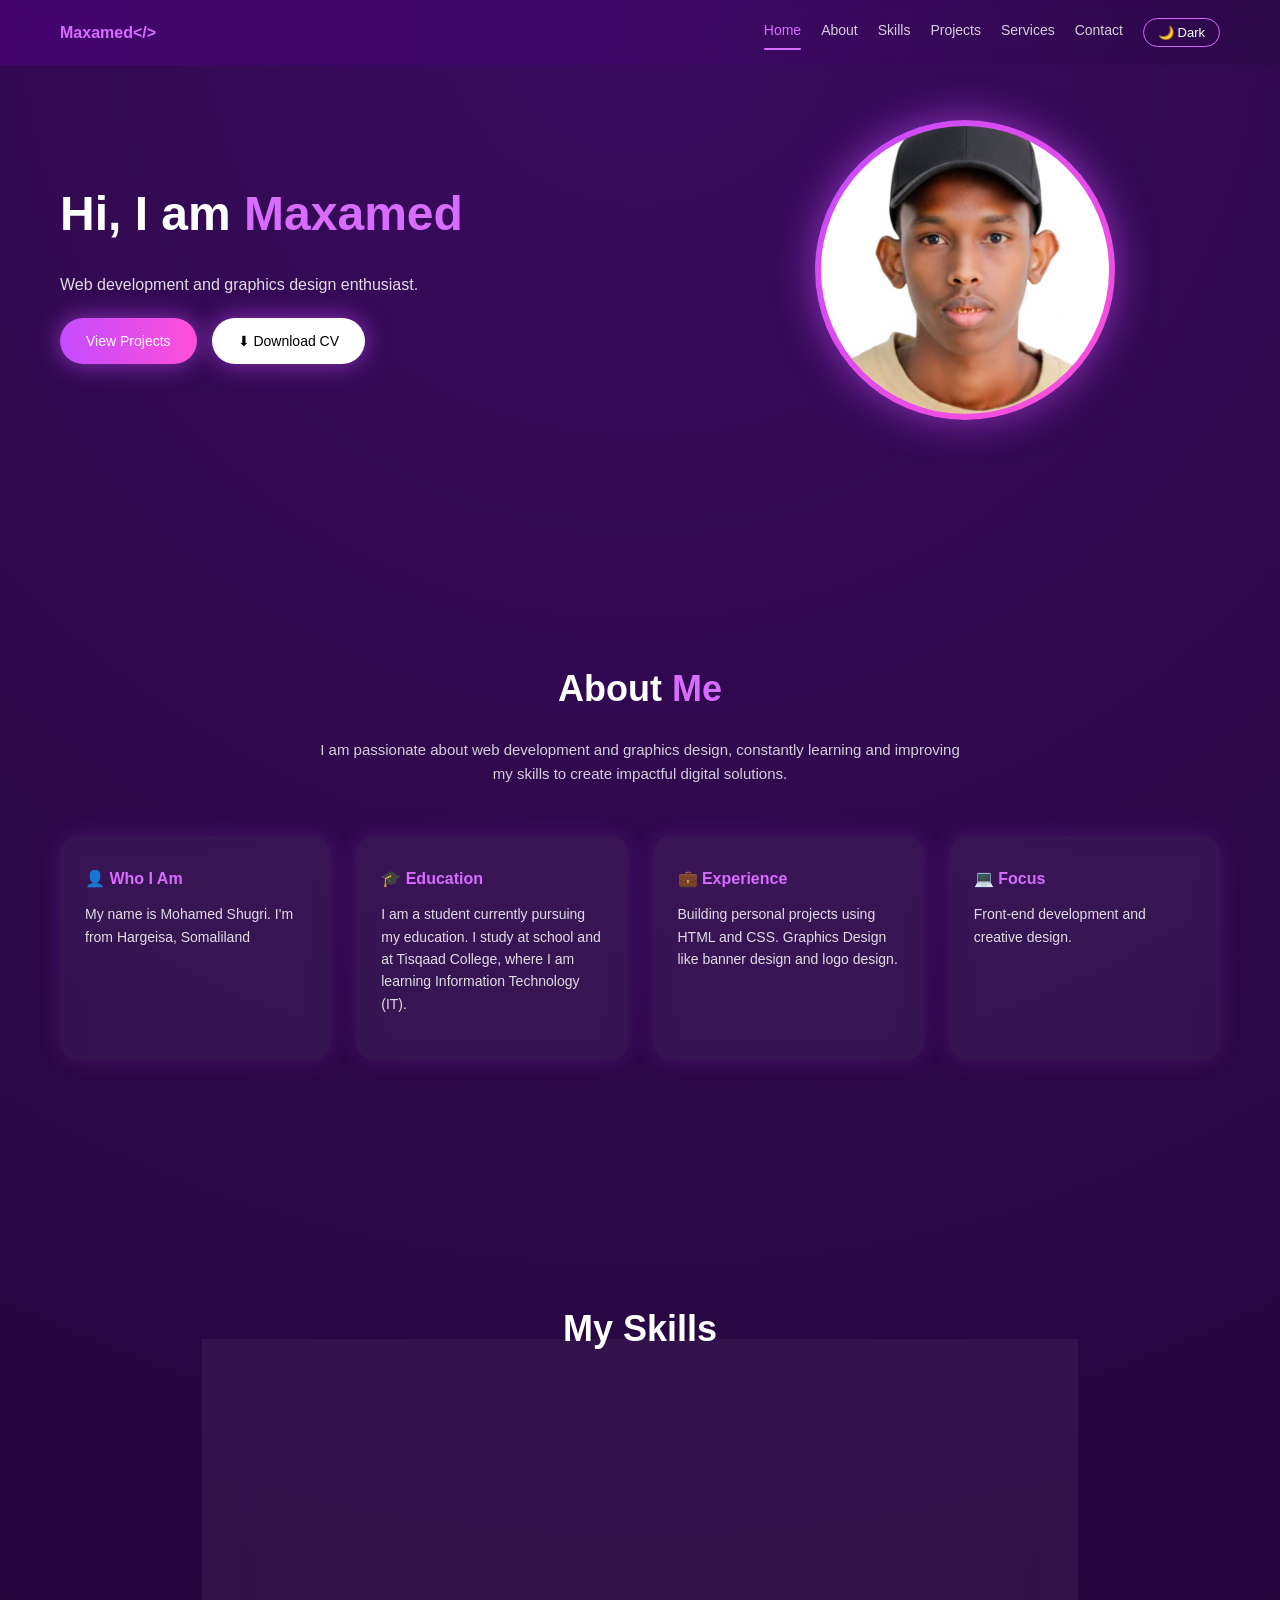
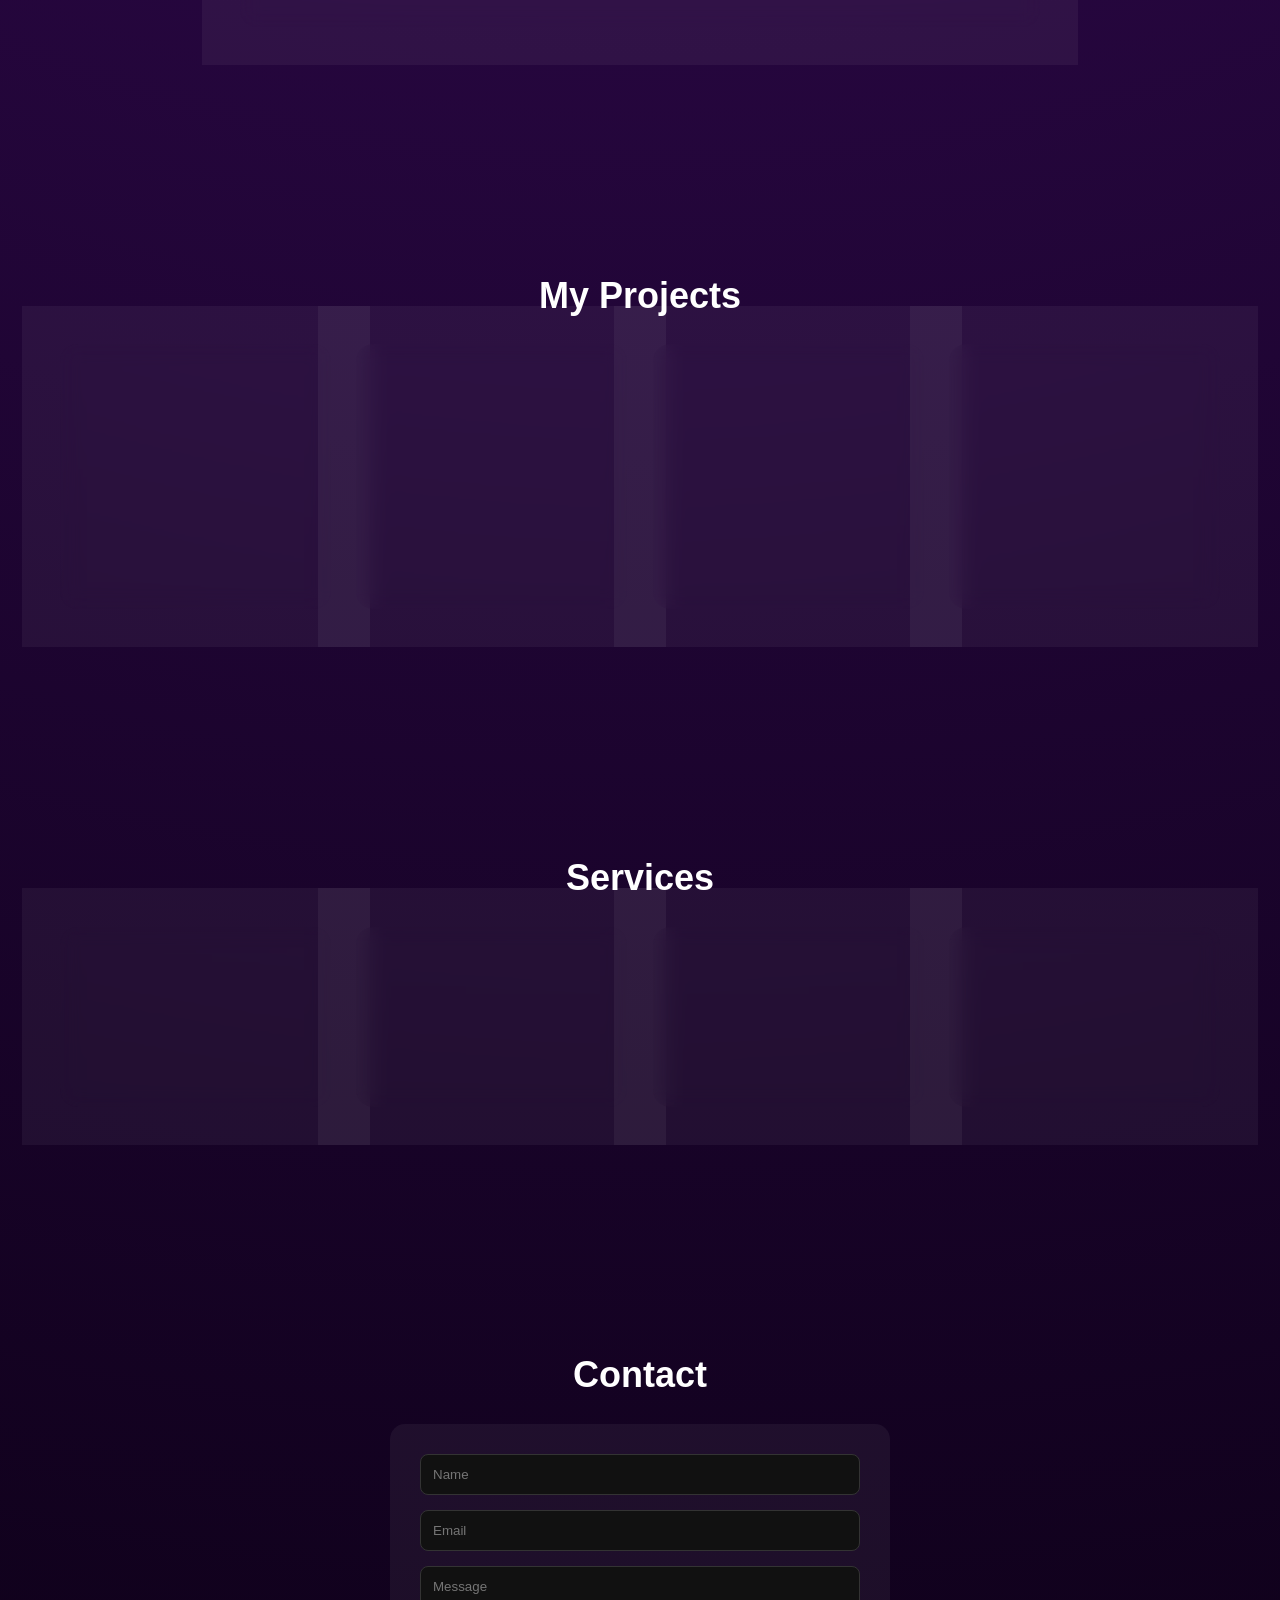
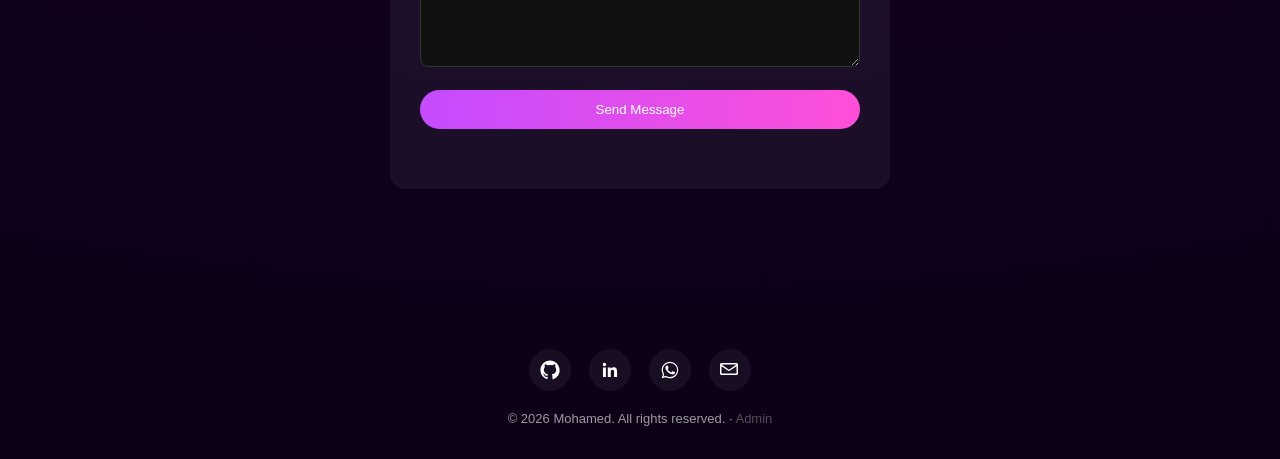
<file: docs/index.html>
<!DOCTYPE html>
<html lang="en">
<head>
<meta charset="UTF-8">
<meta name="viewport" content="width=device-width, initial-scale=1.0">
<title>Maxamed | Portfolio</title>
 
<style>
:root{
  --bg-grad-1:#3a0b5e;
  --bg-grad-2:#0b0014;
  --text:#fff;
  --accent:#d86cff;
  --card-bg:rgba(255,255,255,.05);
  --nav-bg:linear-gradient(to right,rgba(120,0,200,.25),rgba(0,0,0,.1));
  --input-bg:#111;
  --input-border:#333;
}
[data-theme="light"]{
  --bg-grad-1:#f3e6ff;
  --bg-grad-2:#ffffff;
  --text:#180027;
  --accent:#9a1fd6;
  --card-bg:rgba(0,0,0,.04);
  --nav-bg:linear-gradient(to right,rgba(200,150,255,.35),rgba(255,255,255,.4));
  --input-bg:#fff;
  --input-border:#ccc;
}
 
*{margin:0;padding:0;box-sizing:border-box}
 
html{scroll-behavior:smooth}
 
body{
  font-family:"Segoe UI",sans-serif;
  background:radial-gradient(circle at top,var(--bg-grad-1),var(--bg-grad-2));
  color:var(--text);
  line-height:1.6;
  transition:background .4s,color .4s;
}
 
/* NAVBAR */
nav{
  position:fixed;
  top:0;width:100%;
  backdrop-filter:blur(12px);
  background:var(--nav-bg);
  z-index:100;
  transition:background .4s;
}
.nav{
  max-width:1200px;
  margin:auto;
  padding:18px 20px;
  display:flex;
  justify-content:space-between;
  align-items:center;
  flex-wrap:wrap;
}
.logo{color:var(--accent);font-weight:bold}
.nav-links{
  display:flex;
  flex-wrap:wrap;
  align-items:center;
}
.nav a{
  color:var(--text);
  margin-left:20px;
  text-decoration:none;
  font-size:14px;
  opacity:.8;
  position:relative;
  padding-bottom:4px;
}
.nav a:hover{opacity:1;color:var(--accent)}
.nav a.active{
  opacity:1;
  color:var(--accent);
}
.nav a.active::after{
  content:"";
  position:absolute;
  left:0;bottom:-4px;
  width:100%;height:2px;
  background:var(--accent);
  border-radius:2px;
}
.theme-toggle{
  margin-left:20px;
  background:none;
  border:1px solid var(--accent);
  color:var(--text);
  border-radius:20px;
  padding:6px 14px;
  cursor:pointer;
  font-size:13px;
  transition:.3s;
}
.theme-toggle:hover{background:var(--accent);color:#fff}
 
/* SECTIONS */
section{
  max-width:1200px;
  margin:auto;
  padding:120px 20px;
}
h2{
  text-align:center;
  margin-bottom:20px;
  font-size:36px;
}
 
/* SCROLL ANIMATION */
.fade-in{
  opacity:0;
  transform:translateY(30px);
  transition:opacity .7s ease,transform .7s ease;
}
.fade-in.visible{
  opacity:1;
  transform:translateY(0);
}
 
/* HERO */
.hero{
  display:grid;
  grid-template-columns:1.2fr 1fr;
  gap:40px;
  align-items:center;
}
.hero h1{font-size:48px}
.hero span{color:var(--accent)}
.hero p{max-width:480px;opacity:.85;margin:20px 0}
.hero-buttons{
  display:flex;
  flex-wrap:wrap;
  gap:15px;
}
.btn{
  display:inline-block;
  padding:12px 26px;
  border-radius:30px;
  background:linear-gradient(90deg,#c44bff,#ff4fd8);
  color:#fff;
  text-decoration:none;
  box-shadow:0 0 25px rgba(200,80,255,.6);
  border:none;
  cursor:pointer;
  font-size:14px;
}
.profile{
  width:300px;height:300px;
  border-radius:50%;
  padding:6px;
  background:linear-gradient(135deg,#c44bff,#ff4fd8);
  box-shadow:0 0 40px rgba(200,80,255,.6);
  margin:auto;
}
.profile img{
  width:100%;height:100%;
  border-radius:50%;
  object-fit:cover;
}
 
/* ABOUT SECTION */
.about-section{text-align:center}
.about-section h2 span{color:var(--accent)}
.about-desc{
  max-width:650px;
  margin:0 auto 50px;
  opacity:.8;
  font-size:15px;
}
.about-cards{
  display:grid;
  grid-template-columns:repeat(auto-fit,minmax(260px,1fr));
  gap:25px;
}
.about-card{
  background:var(--card-bg);
  border-radius:18px;
  padding:30px 25px;
  text-align:left;
  backdrop-filter:blur(10px);
  box-shadow:0 0 25px rgba(200,80,255,.15);
  transition:transform .3s,box-shadow .3s;
}
.about-card:hover{
  transform:translateY(-8px);
  box-shadow:0 0 35px rgba(200,80,255,.35);
}
.about-card h4{margin-bottom:12px;color:var(--accent)}
.about-card p{font-size:14px;opacity:.85;margin-bottom:15px}
 
/* SKILLS SECTION */
.skills-box{
  display:grid;
  grid-template-columns:repeat(auto-fit,minmax(250px,1fr));
  gap:30px;
  max-width:800px;
  margin:0 auto;
  padding:30px;
  background:var(--card-bg);
  border-radius:18px;
  box-shadow:0 0 25px rgba(200,80,255,.15);
  backdrop-filter:blur(10px);
}
.skill-column h3{color:var(--accent);margin-bottom:12px}
.skill-column ul{list-style-type:disc;padding-left:20px;line-height:1.8}
.skill-column li{margin-bottom:8px}
 
.about-card .btn{padding:8px 20px;font-size:13px}
 
/* CONTACT */
form{
  max-width:500px;
  margin:auto;
  background:var(--card-bg);
  padding:30px;
  border-radius:15px;
}
input,textarea{
  width:100%;
  padding:12px;
  margin-bottom:15px;
  background:var(--input-bg);
  border:1px solid var(--input-border);
  color:var(--text);
  border-radius:8px;
  font-family:inherit;
}
form button{
  width:100%;
  padding:12px;
  border:none;
  border-radius:30px;
  background:linear-gradient(90deg,#c44bff,#ff4fd8);
  color:#fff;
  cursor:pointer;
}
.form-status{
  text-align:center;
  margin-top:12px;
  font-size:14px;
  min-height:18px;
}
 
/* FOOTER */
footer{
  text-align:center;
  padding:40px 20px 30px;
}
.social-links{
  display:flex;
  justify-content:center;
  gap:18px;
  margin-bottom:18px;
}
.social-links a{
  width:42px;height:42px;
  display:flex;
  align-items:center;
  justify-content:center;
  border-radius:50%;
  background:var(--card-bg);
  color:var(--text);
  transition:.3s;
}
.social-links a:hover{
  background:var(--accent);
  color:#fff;
  transform:translateY(-4px);
}
.social-links svg{width:20px;height:20px;fill:currentColor}
footer p{opacity:.6;font-size:13px}
 
/* BACK TO TOP */
#backToTop{
  position:fixed;
  bottom:30px;right:30px;
  width:46px;height:46px;
  border-radius:50%;
  background:linear-gradient(90deg,#c44bff,#ff4fd8);
  color:#fff;
  border:none;
  font-size:18px;
  cursor:pointer;
  box-shadow:0 0 20px rgba(200,80,255,.6);
  opacity:0;
  visibility:hidden;
  transform:translateY(20px);
  transition:.3s;
  z-index:99;
}
#backToTop.show{
  opacity:1;
  visibility:visible;
  transform:translateY(0);
}
 
/* RESPONSIVE */
@media(max-width:900px){
  .hero{grid-template-columns:1fr;text-align:center}
  .hero-buttons{justify-content:center}
  .skills-box{grid-template-columns:1fr;gap:20px}
  .nav-links{width:100%;justify-content:center;margin-top:10px}
  .nav a{margin:0 10px}
}
</style>
</head>
 
<body data-theme="dark">
 
<nav>
  <div class="nav">
    <div class="logo">Maxamed&lt;/&gt;</div>
    <div class="nav-links">
      <a href="#home">Home</a>
      <a href="#about">About</a>
      <a href="#skills">Skills</a>
      <a href="#projects">Projects</a>
      <a href="#services">Services</a>
      <a href="#contact">Contact</a>
      <button class="theme-toggle" id="themeToggle">🌙 Dark</button>
    </div>
  </div>
</nav>
 
<section id="home" class="hero">
  <div>
    <h1>Hi, I am <span>Maxamed</span></h1>
    <p>Web development and graphics design enthusiast.</p>
    <div class="hero-buttons">
      <a href="#projects" class="btn">View Projects</a>
      <a href="cv.pdf" class="btn" download style="background:#fff;color:#000;">⬇ Download CV</a>
    </div>
  </div>
  <div class="profile">
    <img src="me.jpeg" alt="Profile">
  </div>
</section>
 
<section id="about" class="about-section fade-in">
  <h2>About <span>Me</span></h2>
  <p class="about-desc">
    I am passionate about web development and graphics design, constantly
    learning and improving my skills to create impactful digital solutions.
  </p>
 
  <div class="about-cards">
    <div class="about-card">
      <h4>👤 Who I Am</h4>
      <p>My name is Mohamed Shugri. I'm from Hargeisa, Somaliland</p>
    </div>
    <div class="about-card">
      <h4>🎓 Education</h4>
      <p>I am a student currently pursuing my education. I study at school and at Tisqaad College, where I am learning Information Technology (IT).</p>
    </div>
    <div class="about-card">
      <h4>💼 Experience</h4>
      <p>Building personal projects using HTML and CSS. Graphics Design like banner design and logo design.</p>
    </div>
    <div class="about-card">
      <h4>💻 Focus</h4>
      <p>Front-end development and creative design.</p>
    </div>
  </div>
</section>
 
<section id="skills" class="fade-in">
  <h2>My Skills</h2>
  <div class="skills-box">
    <div class="skill-column">
      <h3>Web Development</h3>
      <ul>
        <li>HTML5</li>
        <li>CSS3</li>
        <li>Responsive Design</li>
        <li>Basic Web Layouts</li>
      </ul>
    </div>
    <div class="skill-column">
      <h3>Graphics Design</h3>
      <ul>
        <li>Logo Design</li>
        <li>Poster Design</li>
        <li>Social Media Graphics</li>
        <li>Basic Photo Editing</li>
      </ul>
    </div>
  </div>
</section>
 
<section id="projects" class="fade-in">
  <h2>My Projects</h2>
  <div class="about-cards">
    <div class="about-card">
      <h4>🏨 Hotel Management System</h4>
      <p>A desktop application developed using C# and SQL Server to manage hotel rooms, customers, bookings, payments and invoices.</p>
      <a href="#" class="btn">View Project</a>
    </div>
    <div class="about-card">
      <h4>🎓 Student Management System</h4>
      <p>A C# Windows Forms application for managing student registration and records.</p>
      <a href="#" class="btn">View Project</a>
    </div>
    <div class="about-card">
      <h4>🌐 Portfolio Website</h4>
      <p>A responsive portfolio website built using HTML and CSS.</p>
      <a href="#" class="btn">View Project</a>
    </div>
    <div class="about-card">
      <h4>🧮 Calculator App</h4>
      <p>A simple calculator application built with C# Windows Forms.</p>
      <a href="#" class="btn">View Project</a>
    </div>
  </div>
</section>
 
<section id="services" class="fade-in">
  <h2>Services</h2>
  <div class="about-cards">
    <div class="about-card">
      <h4>💻 Web Development</h4>
      <p>Building responsive and modern websites using HTML, CSS and JavaScript.</p>
    </div>
    <div class="about-card">
      <h4>🎨 Graphics Design</h4>
      <p>Logo Design, Banner Design, Poster Design and Social Media Graphics.</p>
    </div>
    <div class="about-card">
      <h4>🖥 Desktop Applications</h4>
      <p>Developing desktop applications using C# Windows Forms.</p>
    </div>
    <div class="about-card">
      <h4>🗄 Database Design</h4>
      <p>Creating SQL Server databases with tables, relationships and queries.</p>
    </div>
  </div>
</section>
 
<section id="contact" class="fade-in">
  <h2>Contact</h2>
  <form id="contactForm">
    <input type="text" id="name" placeholder="Name" required>
    <input type="email" id="email" placeholder="Email" required>
    <textarea rows="5" id="message" placeholder="Message" required></textarea>
    <button type="submit">Send Message</button>
    <p class="form-status" id="formStatus"></p>
  </form>
</section>
 
<footer>
  <div class="social-links">
    <a href="https://github.com/yourusername" target="_blank" rel="noopener" aria-label="GitHub">
      <svg viewBox="0 0 24 24"><path d="M12 .5C5.73.5.5 5.73.5 12c0 5.09 3.29 9.4 7.86 10.93.57.1.78-.25.78-.55v-2.15c-3.2.7-3.87-1.37-3.87-1.37-.53-1.34-1.29-1.7-1.29-1.7-1.05-.72.08-.7.08-.7 1.16.08 1.77 1.2 1.77 1.2 1.03 1.77 2.71 1.26 3.37.96.1-.75.4-1.26.73-1.55-2.56-.29-5.26-1.28-5.26-5.7 0-1.26.45-2.29 1.19-3.1-.12-.29-.52-1.46.11-3.05 0 0 .97-.31 3.18 1.18a11.1 11.1 0 0 1 5.79 0c2.2-1.49 3.17-1.18 3.17-1.18.64 1.59.24 2.76.12 3.05.74.81 1.18 1.84 1.18 3.1 0 4.43-2.7 5.4-5.28 5.69.42.36.78 1.08.78 2.18v3.23c0 .3.2.66.79.55A10.52 10.52 0 0 0 23.5 12C23.5 5.73 18.27.5 12 .5z"/></svg>
    </a>
    <a href="https://linkedin.com/in/yourusername" target="_blank" rel="noopener" aria-label="LinkedIn">
      <svg viewBox="0 0 24 24"><path d="M20.45 20.45h-3.56v-5.57c0-1.33-.02-3.04-1.85-3.04-1.85 0-2.14 1.45-2.14 2.94v5.67H9.34V9h3.41v1.56h.05c.48-.9 1.64-1.85 3.38-1.85 3.61 0 4.28 2.38 4.28 5.47v6.27zM5.34 7.43a2.07 2.07 0 1 1 0-4.14 2.07 2.07 0 0 1 0 4.14zM7.12 20.45H3.56V9h3.56v11.45z"/></svg>
    </a>
    <a href="https://wa.me/252637671946" target="_blank" rel="noopener" aria-label="WhatsApp">
      <svg viewBox="0 0 24 24"><path d="M17.5 14.4c-.3-.1-1.7-.9-2-1-.3-.1-.5-.1-.7.1-.2.3-.8 1-.9 1.2-.2.2-.3.2-.6.1-.3-.1-1.2-.5-2.3-1.5-.9-.8-1.4-1.7-1.6-2-.2-.3 0-.5.1-.6.1-.1.3-.3.4-.5.1-.1.2-.3.3-.5.1-.2 0-.4 0-.5C10.1 9 9.5 7.6 9.3 7c-.2-.5-.4-.5-.6-.5h-.5c-.2 0-.5.1-.7.3-.2.3-1 1-1 2.4s1 2.8 1.1 3c.1.2 2 3.1 4.9 4.3.7.3 1.2.5 1.7.6.7.2 1.3.2 1.8.1.6-.1 1.7-.7 1.9-1.3.2-.7.2-1.2.2-1.3-.1-.1-.3-.2-.6-.3zM12 2C6.5 2 2 6.5 2 12c0 1.9.5 3.7 1.5 5.2L2 22l4.9-1.3c1.4.8 3.1 1.2 4.9 1.2 5.5 0 10-4.5 10-10S17.5 2 12 2zm0 18.3c-1.6 0-3.2-.4-4.5-1.2l-.3-.2-3 .8.8-2.9-.2-.3C4 15.1 3.5 13.5 3.5 12 3.5 7.3 7.3 3.5 12 3.5S20.5 7.3 20.5 12 16.7 20.3 12 20.3z"/></svg>
    </a>
    <a href="mailto:maxamedshugricabdiaadan@gmail.com" aria-label="Email">
      <svg viewBox="0 0 24 24"><path d="M2 4h20c1.1 0 2 .9 2 2v12c0 1.1-.9 2-2 2H2c-1.1 0-2-.9-2-2V6c0-1.1.9-2 2-2zm0 2v.01L12 13 22 6.01V6H2zm0 12h20V8.24l-9.53 6.36a1 1 0 0 1-1.11 0L2 8.24V18z" transform="translate(0,0) scale(0.9)"/></svg>
    </a>
  </div>
  <p>© 2026 Mohamed. All rights reserved. · <a href="login.html" style="opacity:.5;text-decoration:none;color:var(--text)">Admin</a></p>
</footer>
 
<button id="backToTop" aria-label="Back to top">↑</button>
 
<script>
// ===== ACTIVE NAVBAR ON SCROLL =====
const sections = document.querySelectorAll("section[id]");
const navLinks = document.querySelectorAll(".nav-links a[href^='#']");
 
function setActiveLink(){
  let current = "";
  const scrollPos = window.scrollY + 120;
  sections.forEach(sec=>{
    if(scrollPos >= sec.offsetTop && scrollPos < sec.offsetTop + sec.offsetHeight){
      current = sec.getAttribute("id");
    }
  });
  navLinks.forEach(link=>{
    link.classList.remove("active");
    if(link.getAttribute("href") === "#" + current){
      link.classList.add("active");
    }
  });
}
window.addEventListener("scroll", setActiveLink);
setActiveLink();
 
// ===== SCROLL ANIMATION (IntersectionObserver) =====
const fadeEls = document.querySelectorAll(".fade-in");
const observer = new IntersectionObserver((entries)=>{
  entries.forEach(entry=>{
    if(entry.isIntersecting){
      entry.target.classList.add("visible");
    }
  });
},{threshold:0.15});
fadeEls.forEach(el=>observer.observe(el));
 
// ===== BACK TO TOP BUTTON =====
const backToTop = document.getElementById("backToTop");
window.addEventListener("scroll", ()=>{
  if(window.scrollY > 400){
    backToTop.classList.add("show");
  } else {
    backToTop.classList.remove("show");
  }
});
backToTop.addEventListener("click", ()=>{
  window.scrollTo({top:0, behavior:"smooth"});
});
 
// ===== DARK / LIGHT MODE =====
const themeToggle = document.getElementById("themeToggle");
const body = document.body;
 
function applyTheme(theme){
  body.setAttribute("data-theme", theme);
  themeToggle.textContent = theme === "dark" ? "🌙 Dark" : "☀️ Light";
  localStorage.setItem("portfolio-theme", theme);
}
 
const savedTheme = localStorage.getItem("portfolio-theme") || "dark";
applyTheme(savedTheme);
 
themeToggle.addEventListener("click", ()=>{
  const newTheme = body.getAttribute("data-theme") === "dark" ? "light" : "dark";
  applyTheme(newTheme);
});
 
// ===== CONTACT FORM -> BACKEND API =====
const contactForm = document.getElementById("contactForm");
const formStatus = document.getElementById("formStatus");
 
// Change this to your deployed ASP.NET Core API URL
const API_BASE_URL = "https://portfolio-api-6lzk.onrender.com/api";
 
contactForm.addEventListener("submit", async (e)=>{
  e.preventDefault();
  const name = document.getElementById("name").value.trim();
  const email = document.getElementById("email").value.trim();
  const message = document.getElementById("message").value.trim();
 
  formStatus.textContent = "Sending...";
  formStatus.style.color = "#d86cff";
 
  try{
    const res = await fetch(`${API_BASE_URL}/contact`, {
      method: "POST",
      headers: {"Content-Type": "application/json"},
      body: JSON.stringify({name, email, message})
    });
 
    if(res.ok){
      formStatus.textContent = "Message sent successfully!";
      formStatus.style.color = "#4caf50";
      contactForm.reset();
    } else {
      throw new Error("Server error");
    }
  } catch(err){
    formStatus.textContent = "Could not send message. Make sure the backend server is running.";
    formStatus.style.color = "#ff6b6b";
  }
});
</script>
 
</body>
</html>
</file>
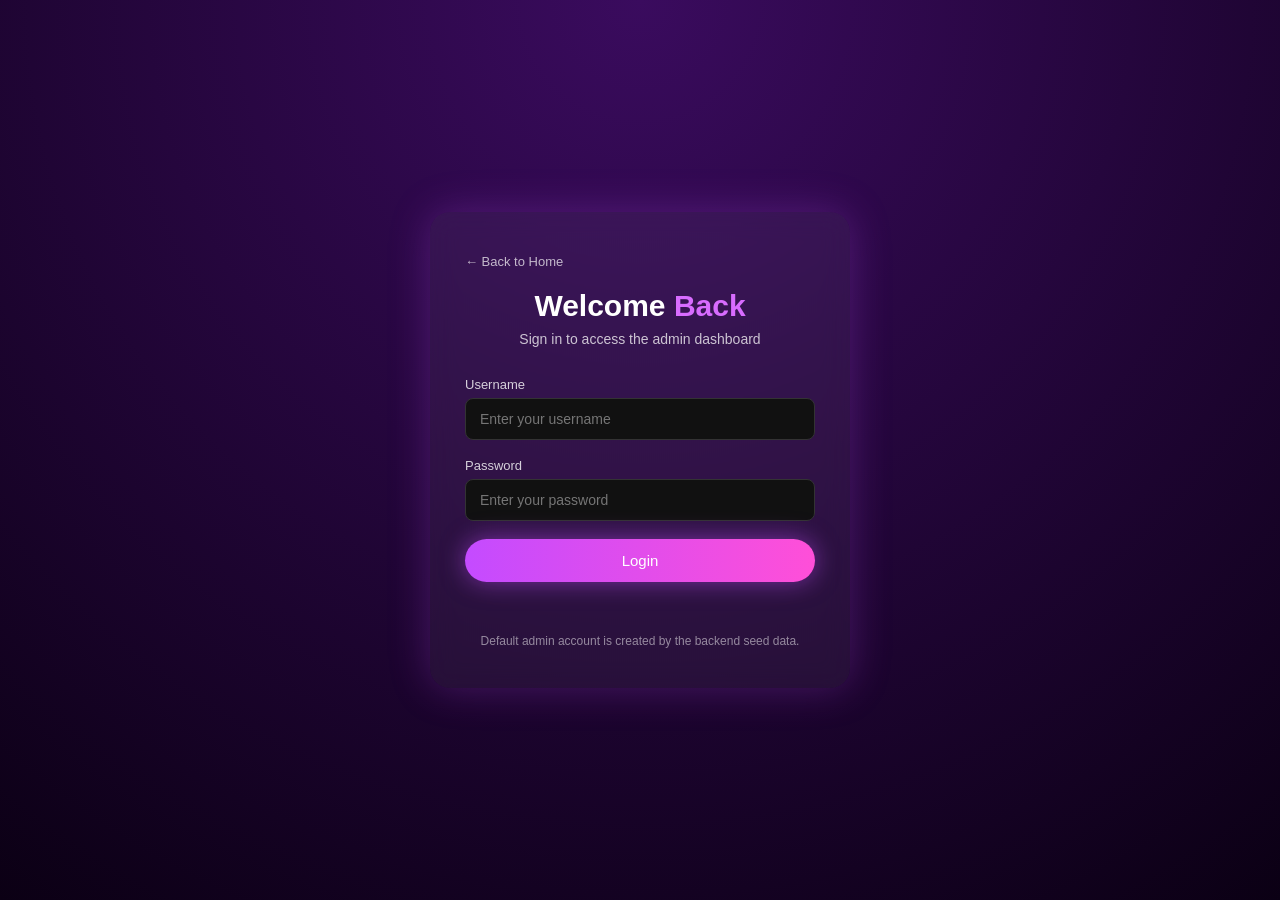
<file: docs/admin.html>
<!DOCTYPE html>
<html lang="en">
<head>
<meta charset="UTF-8">
<meta name="viewport" content="width=device-width, initial-scale=1.0">
<title>Admin Dashboard | Maxamed Portfolio</title>
<style>
*{margin:0;padding:0;box-sizing:border-box}
body{
  font-family:"Segoe UI",sans-serif;
  background:radial-gradient(circle at top,#3a0b5e,#0b0014);
  color:#fff;
  min-height:100vh;
  padding:30px 20px 60px;
}
.wrap{max-width:1000px;margin:auto}
header{
  display:flex;
  justify-content:space-between;
  align-items:center;
  margin-bottom:30px;
  flex-wrap:wrap;
  gap:15px;
}
h1{font-size:26px}
h1 span{color:#d86cff}
.logout{
  background:none;
  border:1px solid #d86cff;
  color:#fff;
  padding:8px 18px;
  border-radius:20px;
  cursor:pointer;
  font-size:13px;
}
.logout:hover{background:#d86cff}
.stats{
  display:grid;
  grid-template-columns:repeat(auto-fit,minmax(180px,1fr));
  gap:20px;
  margin-bottom:30px;
}
.stat-card{
  background:rgba(255,255,255,.05);
  border-radius:14px;
  padding:20px;
  text-align:center;
}
.stat-card .num{font-size:28px;color:#d86cff;font-weight:bold}
.stat-card .label{font-size:13px;opacity:.7;margin-top:5px}
table{
  width:100%;
  border-collapse:collapse;
  background:rgba(255,255,255,.05);
  border-radius:14px;
  overflow:hidden;
}
th,td{
  padding:14px 16px;
  text-align:left;
  font-size:14px;
  border-bottom:1px solid rgba(255,255,255,.08);
}
th{opacity:.7;font-weight:600}
tr:last-child td{border-bottom:none}
.badge{
  padding:3px 10px;
  border-radius:12px;
  font-size:11px;
}
.badge.new{background:#d86cff;color:#fff}
.badge.read{background:rgba(255,255,255,.1);color:#aaa}
.actions button{
  background:none;
  border:1px solid rgba(255,255,255,.2);
  color:#fff;
  padding:5px 10px;
  border-radius:8px;
  cursor:pointer;
  font-size:12px;
  margin-right:6px;
}
.actions button:hover{border-color:#d86cff;color:#d86cff}
#loadingMsg,#emptyMsg,#errorMsg{
  text-align:center;
  padding:40px;
  opacity:.7;
}
#errorMsg{display:none;color:#ff6b6b}
#emptyMsg{display:none}
</style>
</head>
<body>
 
<div class="wrap">
  <header>
    <h1>Admin <span>Dashboard</span></h1>
    <div style="display:flex;gap:10px">
      <button class="logout" id="settingsBtn">⚙ Settings</button>
      <button class="logout" id="logoutBtn">Log Out</button>
    </div>
  </header>

  <div id="settingsPanel" style="display:none;background:rgba(255,255,255,.05);border-radius:14px;padding:20px;margin-bottom:30px">
    <h3 style="margin-bottom:15px;color:#d86cff">Change Username / Password</h3>
    <form id="settingsForm" style="display:grid;gap:12px;max-width:400px">
      <label style="font-size:13px;opacity:.8">Current Password</label>
      <input type="password" id="currentPassword" required style="padding:10px;background:#111;border:1px solid #333;color:#fff;border-radius:8px">

      <label style="font-size:13px;opacity:.8">New Username (optional)</label>
      <input type="text" id="newUsername" placeholder="Leave blank to keep current" style="padding:10px;background:#111;border:1px solid #333;color:#fff;border-radius:8px">

      <label style="font-size:13px;opacity:.8">New Password (optional)</label>
      <input type="password" id="newPassword" placeholder="Leave blank to keep current" style="padding:10px;background:#111;border:1px solid #333;color:#fff;border-radius:8px">

      <button type="submit" style="padding:12px;border:none;border-radius:30px;background:linear-gradient(90deg,#c44bff,#ff4fd8);color:#fff;cursor:pointer">Save Changes</button>
      <p id="settingsStatus" style="text-align:center;font-size:13px;min-height:16px"></p>
    </form>
  </div>
 
  <div class="stats">
    <div class="stat-card">
      <div class="num" id="totalCount">-</div>
      <div class="label">Total Messages</div>
    </div>
    <div class="stat-card">
      <div class="num" id="unreadCount">-</div>
      <div class="label">Unread</div>
    </div>
  </div>
 
  <div id="loadingMsg">Loading messages...</div>
  <div id="errorMsg">Could not load messages. Please log in again or check the backend server.</div>
  <div id="emptyMsg">No contact messages yet.</div>
 
  <table id="msgTable" style="display:none">
    <thead>
      <tr>
        <th>Status</th>
        <th>Name</th>
        <th>Email</th>
        <th>Message</th>
        <th>Date</th>
        <th>Actions</th>
      </tr>
    </thead>
    <tbody id="msgBody"></tbody>
  </table>
</div>
 
<script>
const API_BASE_URL = "https://portfolio-api-6lzk.onrender.com/api";
const token = localStorage.getItem("token");
 
if(!token){
  window.location.href = "login.html";
}
 
async function loadMessages(){
  const loading = document.getElementById("loadingMsg");
  const errorMsg = document.getElementById("errorMsg");
  const emptyMsg = document.getElementById("emptyMsg");
  const table = document.getElementById("msgTable");
  const body = document.getElementById("msgBody");
 
  try{
    const res = await fetch(`${API_BASE_URL}/contact`, {
      headers: { "Authorization": `Bearer ${token}` }
    });
 
    if(res.status === 401){
      localStorage.removeItem("token");
      window.location.href = "login.html";
      return;
    }
 
    if(!res.ok) throw new Error("Failed to load");
 
    const messages = await res.json();
    loading.style.display = "none";
 
    document.getElementById("totalCount").textContent = messages.length;
    document.getElementById("unreadCount").textContent = messages.filter(m=>!m.isRead).length;
 
    if(messages.length === 0){
      emptyMsg.style.display = "block";
      return;
    }
 
    table.style.display = "table";
    body.innerHTML = messages.map(m => `
      <tr>
        <td><span class="badge ${m.isRead ? 'read' : 'new'}">${m.isRead ? 'Read' : 'New'}</span></td>
        <td>${escapeHtml(m.name)}</td>
        <td>${escapeHtml(m.email)}</td>
        <td>${escapeHtml(m.message)}</td>
        <td>${new Date(m.createdAt).toLocaleString()}</td>
        <td class="actions">
          ${!m.isRead ? `<button onclick="markRead(${m.id})">Mark Read</button>` : ""}
          <button onclick="deleteMsg(${m.id})">Delete</button>
        </td>
      </tr>
    `).join("");
 
  } catch(err){
    loading.style.display = "none";
    errorMsg.style.display = "block";
  }
}
 
function escapeHtml(str){
  const div = document.createElement("div");
  div.textContent = str;
  return div.innerHTML;
}
 
async function markRead(id){
  await fetch(`${API_BASE_URL}/contact/${id}/read`, {
    method: "PUT",
    headers: { "Authorization": `Bearer ${token}` }
  });
  loadMessages();
}
 
async function deleteMsg(id){
  if(!confirm("Delete this message?")) return;
  await fetch(`${API_BASE_URL}/contact/${id}`, {
    method: "DELETE",
    headers: { "Authorization": `Bearer ${token}` }
  });
  loadMessages();
}
 
document.getElementById("logoutBtn").addEventListener("click", ()=>{
  localStorage.removeItem("token");
  window.location.href = "login.html";
});

const settingsBtn = document.getElementById("settingsBtn");
const settingsPanel = document.getElementById("settingsPanel");
const settingsForm = document.getElementById("settingsForm");
const settingsStatus = document.getElementById("settingsStatus");

settingsBtn.addEventListener("click", ()=>{
  settingsPanel.style.display = settingsPanel.style.display === "none" ? "block" : "none";
});

settingsForm.addEventListener("submit", async (e)=>{
  e.preventDefault();
  const currentPassword = document.getElementById("currentPassword").value;
  const newUsername = document.getElementById("newUsername").value.trim();
  const newPassword = document.getElementById("newPassword").value;

  settingsStatus.textContent = "Saving...";
  settingsStatus.style.color = "#d86cff";

  try{
    const res = await fetch(`${API_BASE_URL}/auth/update-credentials`, {
      method: "PUT",
      headers: {
        "Content-Type": "application/json",
        "Authorization": `Bearer ${localStorage.getItem("token")}`
      },
      body: JSON.stringify({
        currentPassword,
        newUsername: newUsername || null,
        newPassword: newPassword || null
      })
    });

    const data = await res.json();

    if(res.ok){
      if(data.token) localStorage.setItem("token", data.token);
      settingsStatus.textContent = "Updated successfully!";
      settingsStatus.style.color = "#4caf50";
      settingsForm.reset();
    } else {
      settingsStatus.textContent = data.message || "Could not update.";
      settingsStatus.style.color = "#ff6b6b";
    }
  } catch(err){
    settingsStatus.textContent = "Could not reach the server.";
    settingsStatus.style.color = "#ff6b6b";
  }
});
 
loadMessages();
</script>
 
</body>
</html>
</file>
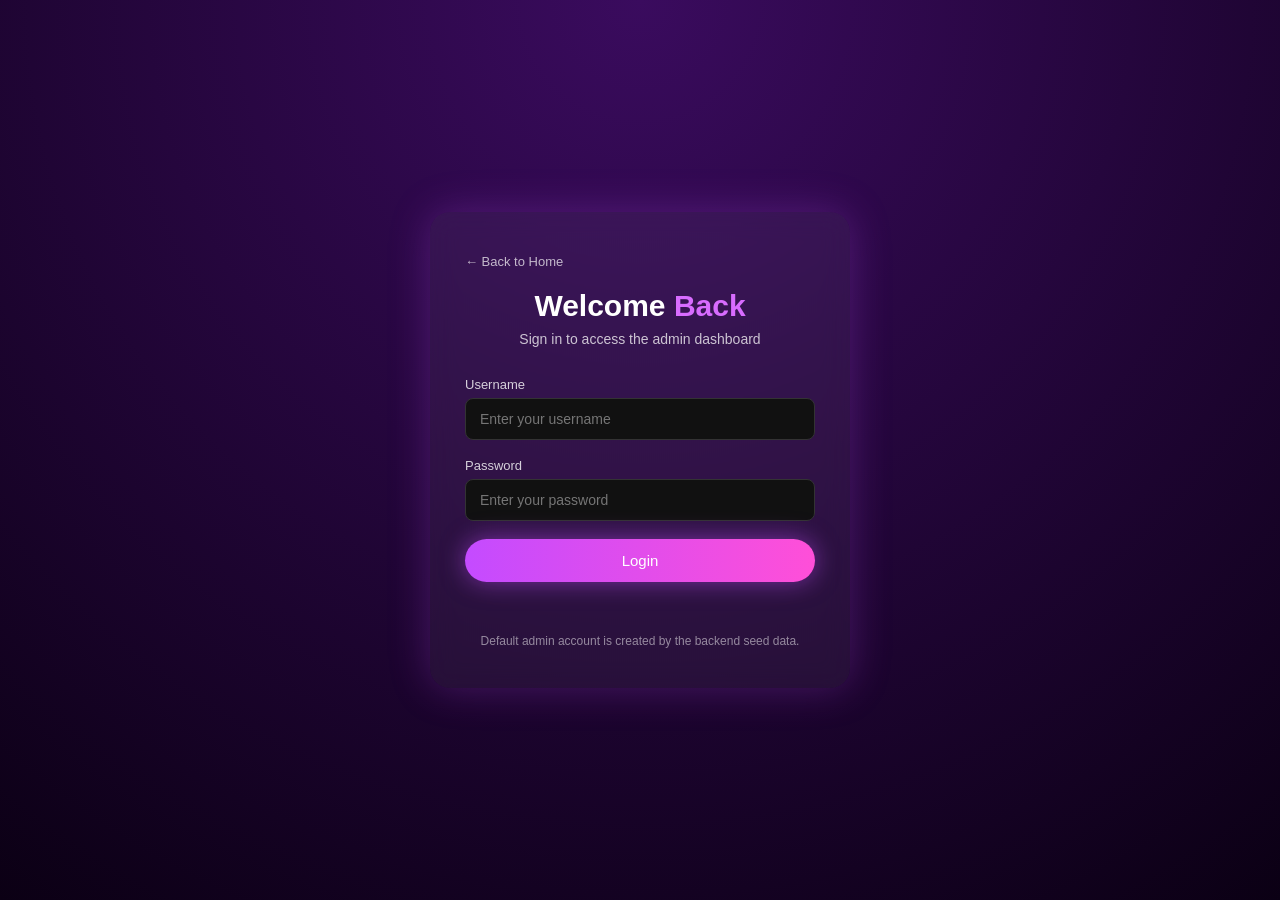
<file: docs/login.html>
<!DOCTYPE html>
<html lang="en">
<head>
<meta charset="UTF-8">
<meta name="viewport" content="width=device-width, initial-scale=1.0">
<title>Login | Maxamed Portfolio</title>
<link rel="stylesheet" href="login.css">
</head>
<body>
 
<div class="login-wrapper">
  <div class="login-card">
    <a href="index.html" class="back-home">← Back to Home</a>
    <h1>Welcome <span>Back</span></h1>
    <p class="subtitle">Sign in to access the admin dashboard</p>
 
    <form id="loginForm">
      <label for="username">Username</label>
      <input type="text" id="username" placeholder="Enter your username" required>
 
      <label for="password">Password</label>
      <input type="password" id="password" placeholder="Enter your password" required>
 
      <button type="submit">Login</button>
      <p class="form-status" id="loginStatus"></p>
    </form>
 
    <p class="hint">Default admin account is created by the backend seed data.</p>
  </div>
</div>
 
<script>
const API_BASE_URL = "https://portfolio-api-6lzk.onrender.com/api";
const loginForm = document.getElementById("loginForm");
const loginStatus = document.getElementById("loginStatus");
 
loginForm.addEventListener("submit", async (e)=>{
  e.preventDefault();
  const username = document.getElementById("username").value.trim();
  const password = document.getElementById("password").value.trim();
 
  loginStatus.textContent = "Signing in...";
  loginStatus.style.color = "#d86cff";
 
  try{
    const res = await fetch(`${API_BASE_URL}/auth/login`, {
      method: "POST",
      headers: {"Content-Type": "application/json"},
      body: JSON.stringify({username, password})
    });
 
    if(res.ok){
      const data = await res.json();
      localStorage.setItem("token", data.token);
      loginStatus.textContent = "Login successful! Redirecting...";
      loginStatus.style.color = "#4caf50";
      setTimeout(()=>{ window.location.href = "admin.html"; }, 800);
    } else {
      loginStatus.textContent = "Invalid username or password.";
      loginStatus.style.color = "#ff6b6b";
    }
  } catch(err){
    loginStatus.textContent = "Could not reach the server. Is the backend running?";
    loginStatus.style.color = "#ff6b6b";
  }
});
</script>
 
</body>
</html>
</file>
<file: docs/login.css>
*{margin:0;padding:0;box-sizing:border-box}
 
body{
  font-family:"Segoe UI",sans-serif;
  background:radial-gradient(circle at top,#3a0b5e,#0b0014);
  color:#fff;
  min-height:100vh;
  display:flex;
  align-items:center;
  justify-content:center;
  padding:20px;
}
 
.login-wrapper{
  width:100%;
  max-width:420px;
}
 
.login-card{
  background:rgba(255,255,255,.05);
  backdrop-filter:blur(12px);
  border-radius:20px;
  padding:40px 35px;
  box-shadow:0 0 40px rgba(200,80,255,.25);
  position:relative;
}
 
.back-home{
  display:inline-block;
  color:#fff;
  opacity:.7;
  text-decoration:none;
  font-size:13px;
  margin-bottom:20px;
  transition:.3s;
}
.back-home:hover{opacity:1;color:#d86cff}
 
.login-card h1{
  font-size:30px;
  text-align:center;
  margin-bottom:8px;
}
.login-card h1 span{color:#d86cff}
 
.subtitle{
  text-align:center;
  opacity:.75;
  font-size:14px;
  margin-bottom:30px;
}
 
form label{
  display:block;
  font-size:13px;
  margin-bottom:6px;
  opacity:.8;
}
 
form input{
  width:100%;
  padding:12px 14px;
  margin-bottom:18px;
  background:#111;
  border:1px solid #333;
  color:#fff;
  border-radius:8px;
  font-family:inherit;
  font-size:14px;
}
form input:focus{
  outline:none;
  border-color:#d86cff;
  box-shadow:0 0 10px rgba(200,80,255,.4);
}
 
form button{
  width:100%;
  padding:13px;
  border:none;
  border-radius:30px;
  background:linear-gradient(90deg,#c44bff,#ff4fd8);
  color:#fff;
  font-size:15px;
  cursor:pointer;
  box-shadow:0 0 25px rgba(200,80,255,.5);
  transition:.3s;
}
form button:hover{
  transform:translateY(-2px);
  box-shadow:0 0 35px rgba(200,80,255,.7);
}
 
.form-status{
  text-align:center;
  margin-top:14px;
  font-size:13px;
  min-height:16px;
}
 
.hint{
  text-align:center;
  margin-top:22px;
  font-size:12px;
  opacity:.5;
}
 
@media(max-width:480px){
  .login-card{padding:30px 22px}
}
</file>
